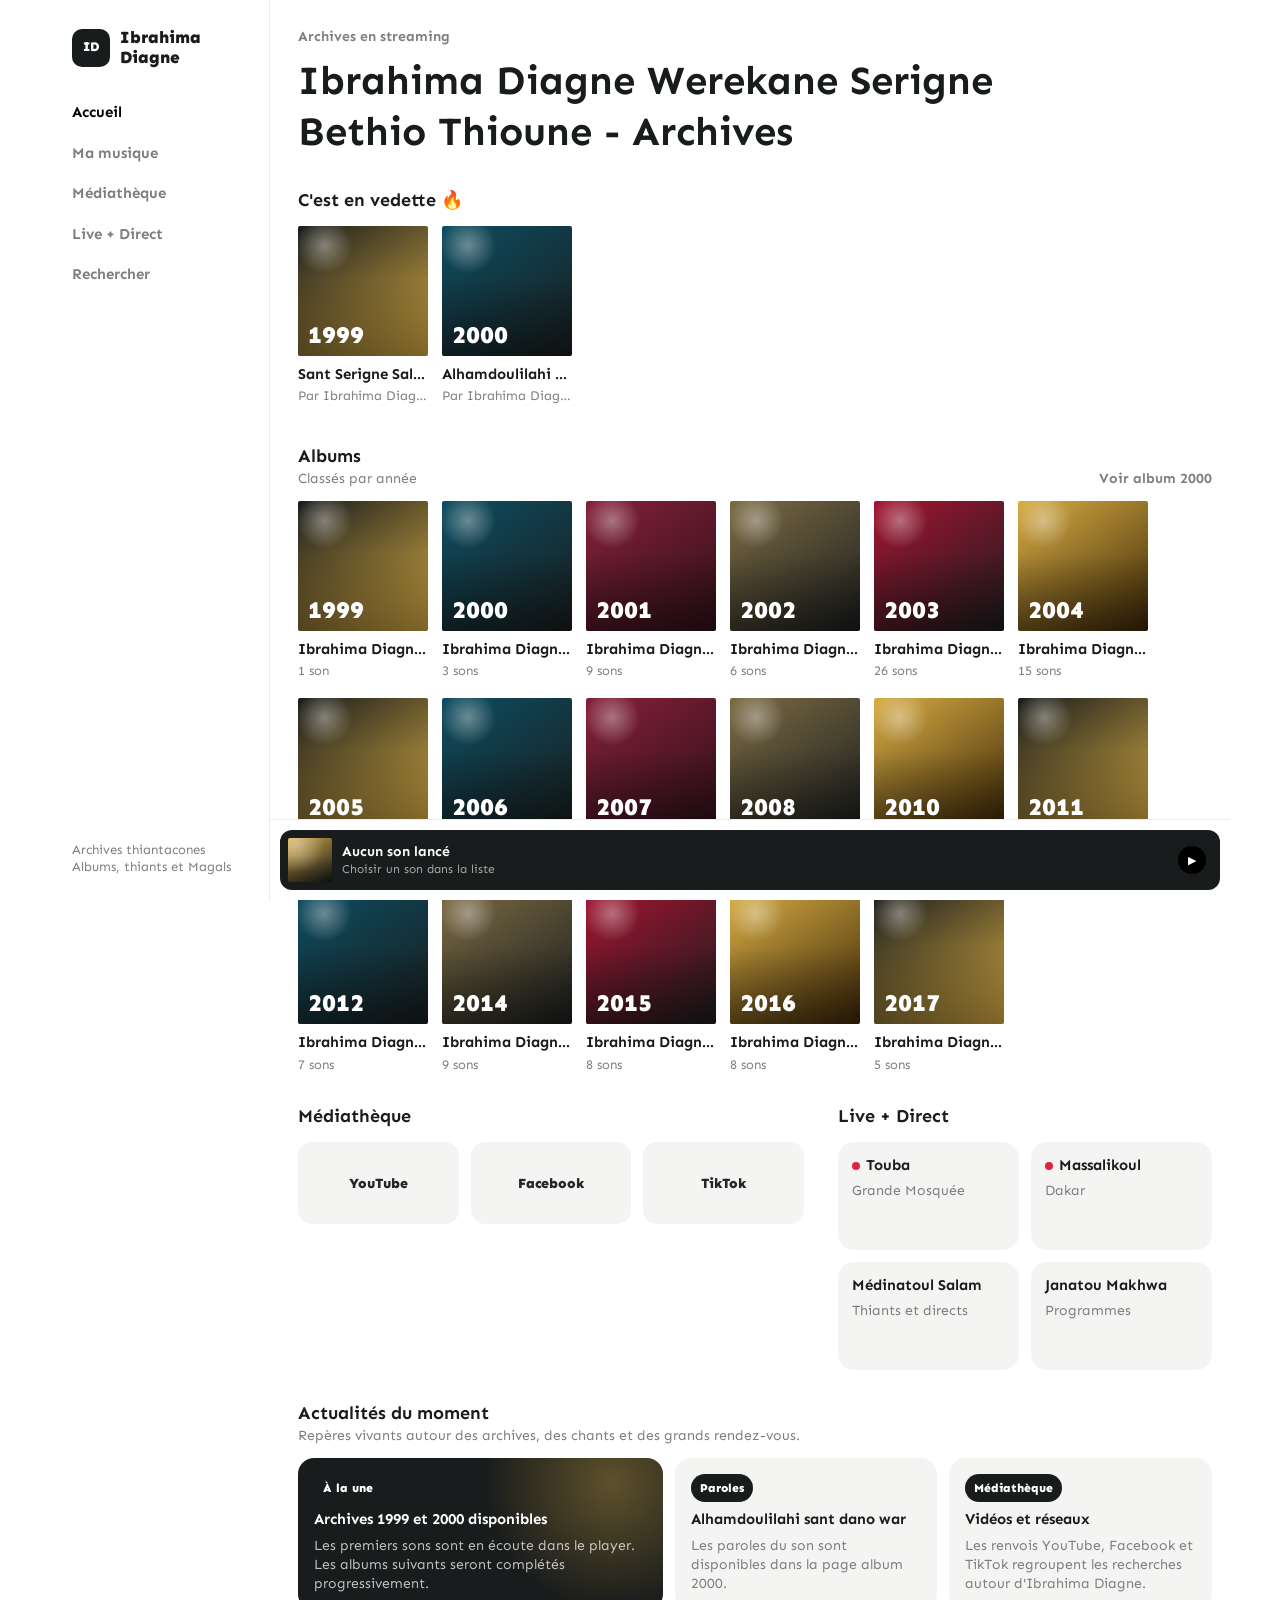
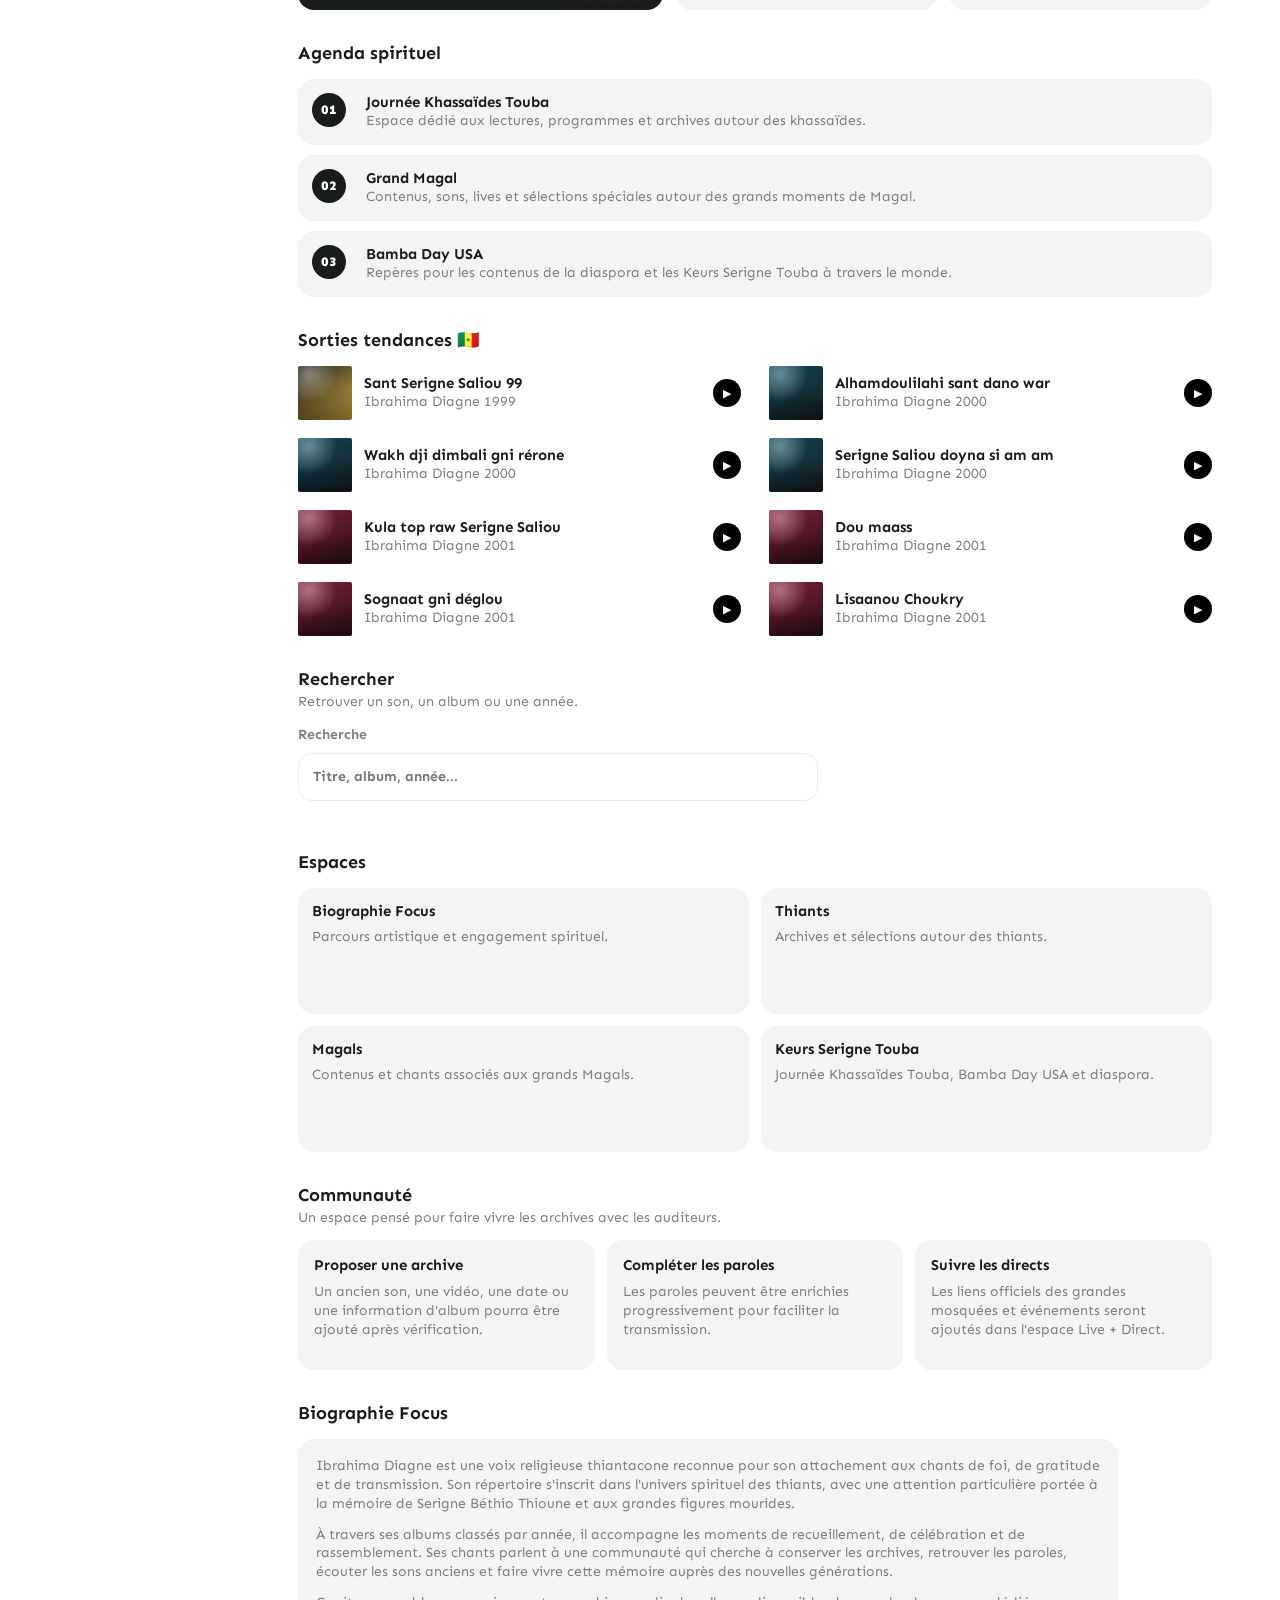
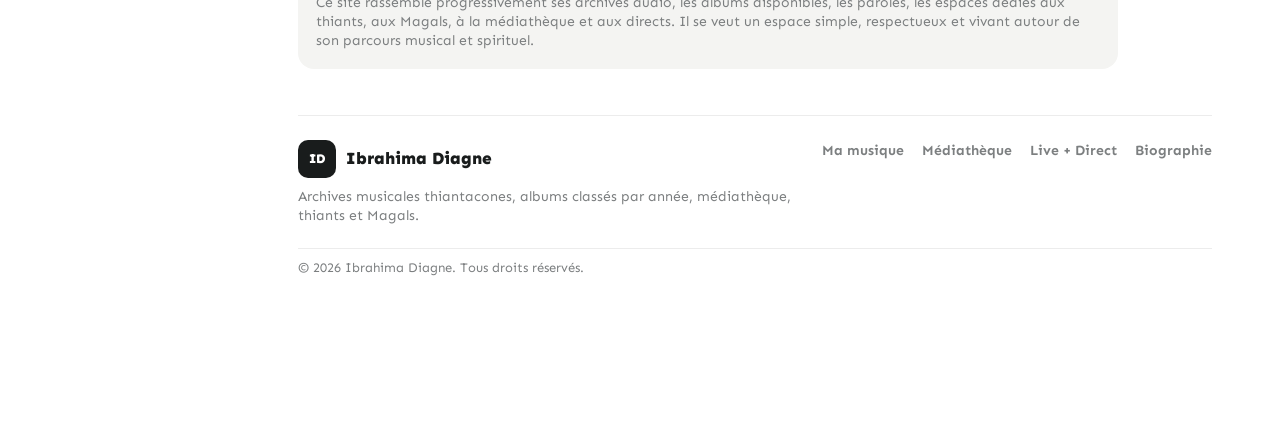
<file: index.html>
<!doctype html>
<html lang="fr">

<head>
  <meta charset="utf-8">
  <meta name="viewport" content="width=device-width, initial-scale=1">
  <title>Ibrahima Diagne Werekane Serigne Bethio Thioune | Archives</title>
  <meta name="description"
    content="Écoutez les archives thiantacones d'Ibrahima Diagne : albums classés par année, sons en vedette, médiathèque, thiants, Magals et directs.">
  <meta name="theme-color" content="#191c1c">
  <meta name="robots" content="index, follow">
  <link rel="canonical" href="https://ibrahimadiagne.com/">
  <link rel="icon" href="assets/favicon.svg" type="image/svg+xml">
  <link rel="apple-touch-icon" href="assets/favicon.svg">
  <meta property="og:type" content="website">
  <meta property="og:locale" content="fr_SN">
  <meta property="og:title" content="Ibrahima Diagne Werekane Serigne Bethio Thioune | Archives">
  <meta property="og:description"
    content="Albums, sons, thiants, Magals, médiathèque et directs autour des archives musicales d'Ibrahima Diagne.">
  <meta property="og:url" content="https://ibrahimadiagne.com/">
  <meta property="og:image" content="https://ibrahimadiagne.com/assets/images/serigne-bethio-thioune.jpg">
  <meta name="twitter:card" content="summary_large_image">
  <meta name="twitter:title" content="Ibrahima Diagne Werekane Serigne Bethio Thioune | Archives">
  <meta name="twitter:description"
    content="Retrouvez les albums et sons d'Ibrahima Diagne dans un player clair et accessible.">
  <meta name="twitter:image" content="https://ibrahimadiagne.com/assets/images/serigne-bethio-thioune.jpg">
  <link rel="preconnect" href="https://fonts.googleapis.com">
  <link rel="preconnect" href="https://fonts.gstatic.com" crossorigin>
  <link href="https://fonts.googleapis.com/css2?family=Sen:wght@400;500;600;700;800&display=swap" rel="stylesheet">
  <link rel="stylesheet" href="styles.css?v=20260606-player">
</head>

<body>
  <div class="app">
    <div class="layout">
      <aside class="side-nav" aria-label="Navigation principale">
        <a class="side-brand" href="#accueil" aria-label="Accueil Ibrahima Diagne">
          <span class="side-mark">ID</span>
          <span>Ibrahima<br>Diagne</span>
        </a>
        <nav class="main-nav">
          <a href="#accueil">Accueil</a>
          <a href="#albums">Ma musique</a>
          <a href="#mediatheque">Médiathèque</a>
          <a href="#direct">Live + Direct</a>
          <a href="#rechercher">Rechercher</a>
        </nav>
        <p class="nav-footer">Archives thiantacones<br>Albums, thiants et Magals</p>
      </aside>

      <main class="content">
        <header id="accueil" class="brand-area">
          <div class="brand-logo">ID</div>
          <p class="page-kicker">Archives en streaming</p>
          <h1>Ibrahima Diagne Werekane Serigne Bethio Thioune - Archives</h1>
        </header>

        <section class="section">
          <div class="section-title">
            <h2>C'est en vedette 🔥</h2>
          </div>
          <div id="featuredRail" class="horizontal" aria-live="polite"></div>
        </section>

        <section id="albums" class="section">
          <div class="section-title with-link">
            <div>
              <h2>Albums</h2>
              <p>Classés par année</p>
            </div>
            <a href="album.html?id=ibrahima-diagne-2000">Voir album 2000</a>
          </div>
          <div id="albumRail" class="album-grid-player" aria-live="polite"></div>
        </section>

        <div class="home-grid">
          <section id="mediatheque" class="section">
            <div class="section-title">
              <h2>Médiathèque</h2>
            </div>
            <div class="media-grid">
              <a class="media-link" href="https://www.youtube.com/results?search_query=Ibrahima+Diagne+Thiantacone"
                target="_blank" rel="noreferrer">YouTube</a>
              <a class="media-link" href="https://www.facebook.com/search/top?q=Ibrahima%20Diagne%20Thiantacone"
                target="_blank" rel="noreferrer">Facebook</a>
              <a class="media-link" href="https://www.tiktok.com/search?q=Ibrahima%20Diagne%20Thiantacone"
                target="_blank" rel="noreferrer">TikTok</a>
            </div>
          </section>

          <section id="direct" class="section">
            <div class="section-title">
              <h2>Live + Direct</h2>
            </div>
            <div class="event-grid">
              <article class="event-card">
                <h3><span class="live-dot"></span>Touba</h3>
                <p>Grande Mosquée</p>
              </article>
              <article class="event-card">
                <h3><span class="live-dot"></span>Massalikoul</h3>
                <p>Dakar</p>
              </article>
              <article class="event-card">
                <h3>Médinatoul Salam</h3>
                <p>Thiants et directs</p>
              </article>
              <article class="event-card">
                <h3>Janatou Makhwa</h3>
                <p>Programmes</p>
              </article>
            </div>
          </section>
        </div>

        <section class="section">
          <div class="section-title">
            <h2>Actualités du moment</h2>
            <p>Repères vivants autour des archives, des chants et des grands rendez-vous.</p>
          </div>
          <div class="news-strip">
            <article class="news-card featured-news">
              <span>À la une</span>
              <h3>Archives 1999 et 2000 disponibles</h3>
              <p>Les premiers sons sont en écoute dans le player. Les albums suivants seront complétés progressivement.</p>
            </article>
            <article class="news-card">
              <span>Paroles</span>
              <h3>Alhamdoulilahi sant dano war</h3>
              <p>Les paroles du son sont disponibles dans la page album 2000.</p>
            </article>
            <article class="news-card">
              <span>Médiathèque</span>
              <h3>Vidéos et réseaux</h3>
              <p>Les renvois YouTube, Facebook et TikTok regroupent les recherches autour d'Ibrahima Diagne.</p>
            </article>
          </div>
        </section>

        <section class="section">
          <div class="section-title">
            <h2>Agenda spirituel</h2>
          </div>
          <div class="timeline-list">
            <article>
              <span>01</span>
              <div>
                <h3>Journée Khassaïdes Touba</h3>
                <p>Espace dédié aux lectures, programmes et archives autour des khassaïdes.</p>
              </div>
            </article>
            <article>
              <span>02</span>
              <div>
                <h3>Grand Magal</h3>
                <p>Contenus, sons, lives et sélections spéciales autour des grands moments de Magal.</p>
              </div>
            </article>
            <article>
              <span>03</span>
              <div>
                <h3>Bamba Day USA</h3>
                <p>Repères pour les contenus de la diaspora et les Keurs Serigne Touba à travers le monde.</p>
              </div>
            </article>
          </div>
        </section>

        <section class="section">
          <div class="section-title">
            <h2>Sorties tendances 🇸🇳</h2>
          </div>
          <div id="trackList" class="track-list" aria-live="polite"></div>
        </section>

        <section id="rechercher" class="section search-section">
          <div class="section-title">
            <h2>Rechercher</h2>
            <p>Retrouver un son, un album ou une année.</p>
          </div>
          <label class="search-box">
            <span>Recherche</span>
            <input id="searchInput" type="search" placeholder="Titre, album, année...">
          </label>
          <div id="searchResults" class="track-list compact-list" aria-live="polite"></div>
        </section>

        <section id="espaces" class="section">
          <div class="section-title">
            <h2>Espaces</h2>
          </div>
          <div class="event-grid large-events">
            <article class="event-card">
              <h3>Biographie Focus</h3>
              <p>Parcours artistique et engagement spirituel.</p>
            </article>
            <article class="event-card">
              <h3>Thiants</h3>
              <p>Archives et sélections autour des thiants.</p>
            </article>
            <article class="event-card">
              <h3>Magals</h3>
              <p>Contenus et chants associés aux grands Magals.</p>
            </article>
            <article class="event-card">
              <h3>Keurs Serigne Touba</h3>
              <p>Journée Khassaïdes Touba, Bamba Day USA et diaspora.</p>
            </article>
          </div>
        </section>

        <section class="section">
          <div class="section-title">
            <h2>Communauté</h2>
            <p>Un espace pensé pour faire vivre les archives avec les auditeurs.</p>
          </div>
          <div class="community-panel">
            <article>
              <h3>Proposer une archive</h3>
              <p>Un ancien son, une vidéo, une date ou une information d'album pourra être ajouté après vérification.</p>
            </article>
            <article>
              <h3>Compléter les paroles</h3>
              <p>Les paroles peuvent être enrichies progressivement pour faciliter la transmission.</p>
            </article>
            <article>
              <h3>Suivre les directs</h3>
              <p>Les liens officiels des grandes mosquées et événements seront ajoutés dans l'espace Live + Direct.</p>
            </article>
          </div>
        </section>

        <section id="biographie" class="section bio-section">
          <div class="section-title">
            <h2>Biographie Focus</h2>
          </div>
          <div class="bio-panel">
            <p>Ibrahima Diagne est une voix religieuse thiantacone reconnue pour son attachement aux chants de foi,
              de gratitude et de transmission. Son répertoire s'inscrit dans l'univers spirituel des thiants, avec une
              attention particulière portée à la mémoire de Serigne Béthio Thioune et aux grandes figures mourides.</p>
            <p>À travers ses albums classés par année, il accompagne les moments de recueillement, de célébration et de
              rassemblement. Ses chants parlent à une communauté qui cherche à conserver les archives, retrouver les
              paroles, écouter les sons anciens et faire vivre cette mémoire auprès des nouvelles générations.</p>
            <p>Ce site rassemble progressivement ses archives audio, les albums disponibles, les paroles, les espaces
              dédiés aux thiants, aux Magals, à la médiathèque et aux directs. Il se veut un espace simple, respectueux
              et vivant autour de son parcours musical et spirituel.</p>
          </div>
        </section>

        <footer class="site-footer">
          <div>
            <a class="footer-brand" href="#accueil">
              <span class="side-mark">ID</span>
              <span>Ibrahima Diagne</span>
            </a>
            <p>Archives musicales thiantacones, albums classés par année, médiathèque, thiants et Magals.</p>
          </div>
          <nav class="footer-links" aria-label="Liens du pied de page">
            <a href="#albums">Ma musique</a>
            <a href="#mediatheque">Médiathèque</a>
            <a href="#direct">Live + Direct</a>
            <a href="#biographie">Biographie</a>
          </nav>
          <p class="footer-copy">&copy; 2026 Ibrahima Diagne. Tous droits réservés.</p>
        </footer>
      </main>
    </div>

    <footer class="bottom-player" aria-label="Lecteur audio">
      <div class="player-inner">
        <span id="playerCover" class="player-cover"></span>
        <span class="player-text">
          <h3 id="playerTitle">Aucun son lancé</h3>
          <p id="playerMeta">Choisir un son dans la liste</p>
        </span>
        <button id="playerToggle" class="play-mini" type="button" aria-label="Lecture">▶</button>
      </div>
      <audio id="globalAudio" preload="none"></audio>
    </footer>
  </div>

  <script src="scripts/app.js?v=20260606-player"></script>
</body>

</html>
</file>
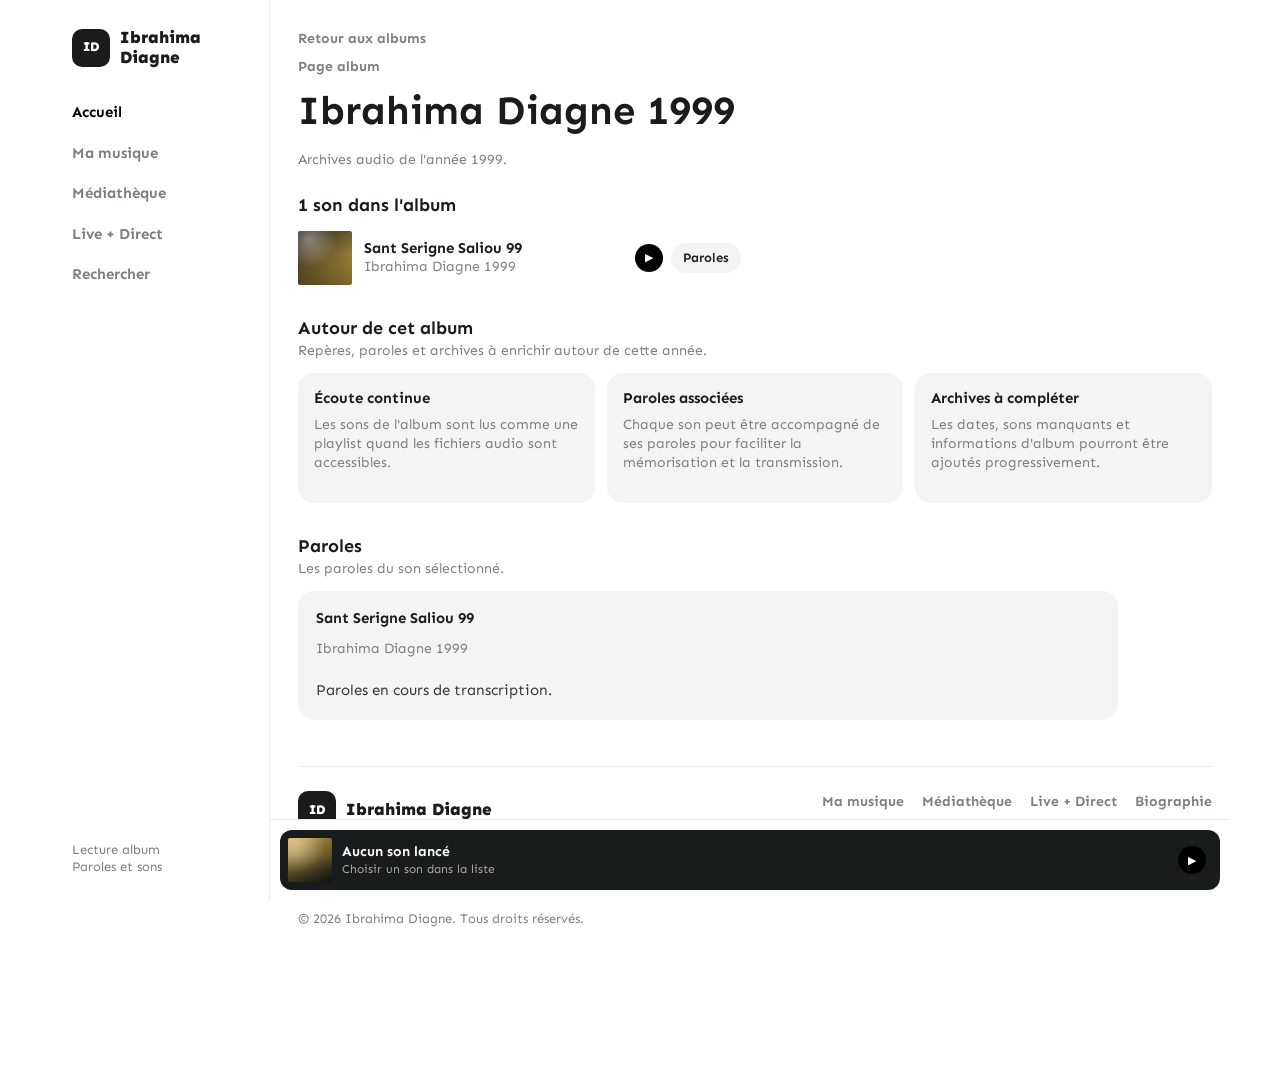
<file: album.html>
<!doctype html>
<html lang="fr">

<head>
  <meta charset="utf-8">
  <meta name="viewport" content="width=device-width, initial-scale=1">
  <title>Album | Ibrahima Diagne</title>
  <meta name="description"
    content="Écouter un album d'Ibrahima Diagne, consulter les sons disponibles et lire les paroles associées.">
  <meta name="theme-color" content="#191c1c">
  <meta name="robots" content="index, follow">
  <link rel="canonical" href="https://ibrahimadiagne.com/album.html">
  <link rel="icon" href="assets/favicon.svg" type="image/svg+xml">
  <link rel="apple-touch-icon" href="assets/favicon.svg">
  <meta property="og:type" content="music.album">
  <meta property="og:locale" content="fr_SN">
  <meta property="og:title" content="Album | Ibrahima Diagne">
  <meta property="og:description"
    content="Sons, paroles et archives audio des albums d'Ibrahima Diagne.">
  <meta property="og:url" content="https://ibrahimadiagne.com/album.html">
  <meta property="og:image" content="https://ibrahimadiagne.com/assets/images/serigne-bethio-thioune.jpg">
  <meta name="twitter:card" content="summary_large_image">
  <meta name="twitter:title" content="Album | Ibrahima Diagne">
  <meta name="twitter:description" content="Écouter les sons et consulter les paroles des albums d'Ibrahima Diagne.">
  <meta name="twitter:image" content="https://ibrahimadiagne.com/assets/images/serigne-bethio-thioune.jpg">
  <link rel="preconnect" href="https://fonts.googleapis.com">
  <link rel="preconnect" href="https://fonts.gstatic.com" crossorigin>
  <link href="https://fonts.googleapis.com/css2?family=Sen:wght@400;500;600;700;800&display=swap" rel="stylesheet">
  <link rel="stylesheet" href="styles.css?v=20260606-player">
</head>

<body>
  <div class="app">
    <div class="layout">
      <aside class="side-nav" aria-label="Navigation principale">
        <a class="side-brand" href="index.html#accueil" aria-label="Accueil Ibrahima Diagne">
          <span class="side-mark">ID</span>
          <span>Ibrahima<br>Diagne</span>
        </a>
        <nav class="main-nav">
          <a href="index.html#accueil">Accueil</a>
          <a href="index.html#albums">Ma musique</a>
          <a href="index.html#mediatheque">Médiathèque</a>
          <a href="index.html#direct">Live + Direct</a>
          <a href="index.html#rechercher">Rechercher</a>
        </nav>
        <p class="nav-footer">Lecture album<br>Paroles et sons</p>
      </aside>

      <main class="content">
        <header class="brand-area album-header">
          <a class="back-link" href="index.html#albums">Retour aux albums</a>
          <p class="page-kicker">Page album</p>
          <h1 id="albumTitle">Album</h1>
          <p id="albumDescription" class="album-description"></p>
        </header>

        <section class="section">
          <div class="section-title">
            <h2 id="albumTrackCount">Sons de l'album</h2>
          </div>
          <div id="albumTracks" class="track-list" aria-live="polite"></div>
        </section>

        <section class="section">
          <div class="section-title">
            <h2>Autour de cet album</h2>
            <p>Repères, paroles et archives à enrichir autour de cette année.</p>
          </div>
          <div class="community-panel album-context-panel">
            <article>
              <h3>Écoute continue</h3>
              <p>Les sons de l'album sont lus comme une playlist quand les fichiers audio sont accessibles.</p>
            </article>
            <article>
              <h3>Paroles associées</h3>
              <p>Chaque son peut être accompagné de ses paroles pour faciliter la mémorisation et la transmission.</p>
            </article>
            <article>
              <h3>Archives à compléter</h3>
              <p>Les dates, sons manquants et informations d'album pourront être ajoutés progressivement.</p>
            </article>
          </div>
        </section>

        <section class="section lyrics-section">
          <div class="section-title">
            <h2>Paroles</h2>
            <p>Les paroles du son sélectionné.</p>
          </div>
          <article id="albumLyricsPanel" class="lyrics-panel"></article>
        </section>

        <footer class="site-footer">
          <div>
            <a class="footer-brand" href="index.html#accueil">
              <span class="side-mark">ID</span>
              <span>Ibrahima Diagne</span>
            </a>
            <p>Page album des archives thiantacones : écoute, paroles et classement par année.</p>
          </div>
          <nav class="footer-links" aria-label="Liens du pied de page">
            <a href="index.html#albums">Ma musique</a>
            <a href="index.html#mediatheque">Médiathèque</a>
            <a href="index.html#direct">Live + Direct</a>
            <a href="index.html#biographie">Biographie</a>
          </nav>
          <p class="footer-copy">&copy; 2026 Ibrahima Diagne. Tous droits réservés.</p>
        </footer>
      </main>
    </div>

    <footer class="bottom-player" aria-label="Lecteur audio">
      <div class="player-inner">
        <span id="playerCover" class="player-cover"></span>
        <span class="player-text">
          <h3 id="playerTitle">Aucun son lancé</h3>
          <p id="playerMeta">Choisir un son dans la liste</p>
        </span>
        <button id="playerToggle" class="play-mini" type="button" aria-label="Lecture">▶</button>
      </div>
      <audio id="globalAudio" preload="none"></audio>
    </footer>
  </div>

  <script src="scripts/album.js?v=20260606-player"></script>
</body>

</html>
</file>
<file: styles.css>
:root {
  --text: #191c1c;
  --muted: #7c7f80;
  --soft: #f4f4f2;
  --line: #ececec;
  --gold: #d8ad44;
  --red: #a41432;
  --blue: #0d4d61;
  --player: #191c1c;
}

* {
  box-sizing: border-box;
}

html {
  scroll-behavior: smooth;
  background: #fff;
}

body {
  margin: 0;
  color: #242727;
  background: #fff;
  font-family: "Sen", Arial, sans-serif;
  font-size: 16px;
  line-height: 1.5;
}

a {
  color: inherit;
  text-decoration: none;
}

button,
input,
select,
textarea {
  font: inherit;
}

button {
  cursor: pointer;
}

h1,
h2,
h3,
p {
  margin-top: 0;
}

h1 {
  max-width: 780px;
  margin: -1px 0 0;
  color: var(--text);
  font-size: clamp(2rem, 4vw, 2.5rem);
  font-weight: 700;
  line-height: 1.28;
}

h2 {
  margin: 0;
  color: var(--text);
  font-size: 18px;
  font-weight: 700;
  line-height: 1.5;
}

h3 {
  margin: 0;
  color: var(--text);
  font-size: 15px;
  font-weight: 700;
  line-height: 1.28;
}

p {
  margin-bottom: 0;
  color: var(--muted);
  font-size: 14px;
  line-height: 1.35;
}

.app {
  width: min(100%, 1180px);
  min-height: 100vh;
  margin: 0 auto;
  padding: 0 18px 96px 0;
  background: #fff;
}

.layout {
  display: grid;
  grid-template-columns: 220px minmax(0, 1fr);
  gap: 28px;
  align-items: start;
}

.side-nav {
  position: sticky;
  top: 0;
  z-index: 20;
  min-height: 100vh;
  padding: 28px 22px;
  background: #fff;
  border-right: 1px solid var(--line);
}

.side-brand {
  display: flex;
  align-items: center;
  gap: 10px;
  margin-bottom: 34px;
  color: var(--text);
  font-size: 17px;
  font-weight: 800;
  line-height: 1.15;
}

.side-mark,
.brand-logo {
  display: grid;
  place-items: center;
  color: #fff;
  background: var(--player);
  font-weight: 800;
}

.side-mark {
  width: 38px;
  height: 38px;
  flex: 0 0 auto;
  border-radius: 10px;
  font-size: 13px;
}

.brand-logo {
  display: none;
  width: 72px;
  height: 72px;
  border-radius: 22px;
  font-size: 22px;
}

.main-nav {
  display: grid;
  gap: 18px;
  color: var(--muted);
  font-size: 15px;
  font-weight: 700;
}

.main-nav a:first-child,
.main-nav a:hover {
  color: #000;
}

.nav-footer {
  position: absolute;
  left: 22px;
  right: 22px;
  bottom: 24px;
  color: var(--muted);
  font-size: 13px;
  line-height: 1.35;
}

.content {
  min-width: 0;
}

.content > *,
.home-grid > * {
  min-width: 0;
}

.brand-area {
  display: grid;
  gap: 9px;
  padding: 28px 0 30px;
}

.album-header {
  padding-bottom: 22px;
}

.page-kicker {
  color: var(--muted);
  font-size: 14px;
  font-weight: 700;
}

.album-description {
  max-width: 620px;
  margin-top: 6px;
}

.section {
  max-width: 100%;
  min-width: 0;
  overflow: hidden;
  margin-bottom: 30px;
}

.section-title {
  margin-bottom: 12px;
}

.section-title.with-link {
  display: flex;
  align-items: end;
  justify-content: space-between;
  gap: 18px;
}

.section-title a,
.back-link,
.bio-panel a {
  color: var(--muted);
  font-size: 14px;
  font-weight: 700;
}

.home-grid {
  display: grid;
  grid-template-columns: minmax(0, 1.15fr) minmax(320px, .85fr);
  gap: 34px;
  align-items: start;
}

.horizontal {
  display: grid;
  grid-template-columns: repeat(6, 130px);
  gap: 14px;
  width: 100%;
  min-width: 0;
  overflow-x: auto;
  max-width: 100%;
  padding: 0 0 8px;
  scrollbar-width: none;
}

.horizontal::-webkit-scrollbar {
  display: none;
}

.playlist-card {
  width: 130px;
  min-width: 0;
}

.album-grid-player {
  display: grid;
  grid-template-columns: repeat(auto-fill, minmax(130px, 130px));
  gap: 18px 14px;
}

.playlist-cover {
  position: relative;
  width: 130px;
  height: 130px;
  margin-bottom: 9px;
  overflow: hidden;
  background: linear-gradient(145deg, var(--a), var(--b));
  border-radius: 2px;
}

.playlist-cover::before,
.track-thumb::before,
.player-cover::before {
  content: "";
  position: absolute;
  inset: 0;
  background:
    radial-gradient(circle at 20% 15%, rgba(255, 255, 255, .38), transparent 28px),
    linear-gradient(180deg, transparent 40%, rgba(0, 0, 0, .42));
}

.playlist-cover strong {
  position: absolute;
  left: 10px;
  bottom: 9px;
  z-index: 1;
  color: #fff;
  font-size: 24px;
  font-weight: 800;
  line-height: 1;
}

.playlist-card h3,
.playlist-card p,
.track-title h3,
.track-title p {
  overflow: hidden;
  text-overflow: ellipsis;
  white-space: nowrap;
}

.playlist-card p {
  margin-top: 3px;
  font-size: 13px;
}

.track-list {
  display: grid;
  grid-template-columns: repeat(2, minmax(0, 1fr));
  gap: 18px 28px;
}

.track-list.compact-list {
  margin-top: 18px;
}

.track-row {
  display: grid;
  grid-template-columns: 54px 1fr 28px;
  gap: 12px;
  align-items: center;
  min-height: 54px;
}

.album-track-row {
  grid-template-columns: 54px minmax(0, 1fr) auto;
}

.album-actions {
  display: flex;
  align-items: center;
  gap: 8px;
}

.lyrics-button {
  min-height: 30px;
  padding: 0 12px;
  color: #242727;
  background: var(--soft);
  border: 0;
  border-radius: 999px;
  font-size: 13px;
  font-weight: 700;
}

.track-thumb,
.player-cover {
  position: relative;
  overflow: hidden;
  background: linear-gradient(145deg, var(--a, #d8ad44), var(--b, #191c1c));
  border-radius: 2px;
}

.track-thumb {
  width: 54px;
  height: 54px;
}

.track-title {
  min-width: 0;
}

.play-mini {
  width: 28px;
  height: 28px;
  display: grid;
  place-items: center;
  color: #fff;
  background: #000;
  border: 0;
  border-radius: 50%;
  font-size: 11px;
  line-height: 1;
}

.media-grid,
.event-grid {
  display: grid;
  gap: 12px;
}

.media-grid {
  grid-template-columns: repeat(3, 1fr);
}

.media-link {
  display: grid;
  min-height: 82px;
  place-items: center;
  color: #242727;
  background: var(--soft);
  border-radius: 14px;
  font-size: 14px;
  font-weight: 800;
}

.event-grid {
  grid-template-columns: 1fr 1fr;
}

.event-card {
  min-height: 108px;
  padding: 14px;
  background: var(--soft);
  border-radius: 16px;
}

.event-card h3 {
  margin-bottom: 7px;
}

.large-events .event-card {
  min-height: 126px;
}

.news-strip {
  display: grid;
  grid-template-columns: 1.25fr .9fr .9fr;
  gap: 12px;
}

.news-card,
.community-panel article,
.timeline-list article {
  background: var(--soft);
  border-radius: 16px;
}

.news-card {
  display: grid;
  min-height: 150px;
  align-content: end;
  gap: 8px;
  padding: 16px;
}

.news-card span {
  width: max-content;
  padding: 5px 9px;
  color: #fff;
  background: var(--player);
  border-radius: 999px;
  font-size: 12px;
  font-weight: 800;
}

.featured-news {
  color: #fff;
  background:
    radial-gradient(circle at 86% 16%, rgba(216, 173, 68, .36), transparent 8rem),
    #191c1c;
}

.featured-news h3,
.featured-news p {
  color: #fff;
}

.featured-news p {
  opacity: .72;
}

.timeline-list {
  display: grid;
  gap: 10px;
}

.timeline-list article {
  display: grid;
  grid-template-columns: 42px 1fr;
  gap: 12px;
  align-items: start;
  padding: 14px;
}

.timeline-list span {
  display: grid;
  width: 34px;
  height: 34px;
  place-items: center;
  color: #fff;
  background: var(--player);
  border-radius: 50%;
  font-size: 13px;
  font-weight: 800;
}

.community-panel {
  display: grid;
  grid-template-columns: repeat(3, minmax(0, 1fr));
  gap: 12px;
}

.community-panel article {
  min-height: 130px;
  padding: 16px;
}

.community-panel h3 {
  margin-bottom: 8px;
}

.album-context-panel {
  max-width: 920px;
}

.live-dot {
  display: inline-block;
  width: 8px;
  height: 8px;
  margin-right: 6px;
  background: #e0243f;
  border-radius: 50%;
}

.search-box {
  display: grid;
  gap: 8px;
  color: var(--muted);
  font-size: 14px;
  font-weight: 700;
}

.search-box input {
  width: min(100%, 520px);
  min-height: 48px;
  padding: 0 14px;
  color: var(--text);
  background: #fff;
  border: 1px solid var(--line);
  border-radius: 14px;
  outline: none;
}

.bio-panel,
.lyrics-panel {
  display: grid;
  max-width: 820px;
  gap: 12px;
  padding: 18px;
  background: var(--soft);
  border-radius: 16px;
}

.site-footer {
  display: grid;
  grid-template-columns: minmax(260px, 1fr) auto;
  gap: 22px;
  align-items: start;
  margin: 46px 0 26px;
  padding: 24px 0 34px;
  border-top: 1px solid var(--line);
}

.footer-brand {
  display: inline-flex;
  align-items: center;
  gap: 10px;
  margin-bottom: 10px;
  color: var(--text);
  font-size: 17px;
  font-weight: 800;
}

.footer-links {
  display: flex;
  flex-wrap: wrap;
  justify-content: flex-end;
  gap: 14px 18px;
  color: var(--muted);
  font-size: 14px;
  font-weight: 700;
}

.footer-links a:hover {
  color: var(--text);
}

.footer-copy {
  grid-column: 1 / -1;
  padding-top: 10px;
  border-top: 1px solid var(--line);
  font-size: 13px;
}

.lyrics-lines {
  display: grid;
  gap: 9px;
  margin-top: 8px;
}

.lyrics-lines span {
  color: #363838;
  font-size: 15px;
  line-height: 1.55;
}

.bottom-player {
  position: fixed;
  left: calc(50% + 110px);
  bottom: 0;
  z-index: 30;
  width: min(960px, calc(100vw - 220px));
  transform: translateX(-50%);
  padding: 10px;
  background: #fff;
  border-top: 1px solid var(--line);
}

.player-inner {
  display: grid;
  grid-template-columns: 44px minmax(0, 1fr) 34px;
  gap: 10px;
  align-items: center;
  padding: 8px;
  color: #fff;
  background: var(--player);
  border-radius: 12px;
}

.player-cover {
  width: 44px;
  height: 44px;
}

.player-text {
  min-width: 0;
}

.player-inner h3,
.player-inner p {
  overflow: hidden;
  text-overflow: ellipsis;
  white-space: nowrap;
}

.player-inner h3 {
  color: #fff;
  font-size: 14px;
}

.player-inner p {
  color: rgba(255, 255, 255, .62);
  font-size: 12px;
}

.empty-state {
  grid-column: 1 / -1;
  padding: 18px;
  color: var(--muted);
  background: var(--soft);
  border-radius: 16px;
}

@media (max-width: 900px) {
  .app {
    width: min(100%, 430px);
    padding: 0 10px 96px;
  }

  .layout {
    display: block;
  }

  .side-nav {
    position: sticky;
    top: 0;
    min-height: 0;
    margin: 0 -10px 18px;
    padding: 12px 10px;
    border-right: 0;
    border-bottom: 1px solid var(--line);
  }

  .side-brand {
    margin-bottom: 12px;
  }

  .main-nav {
    display: flex;
    gap: 18px;
    overflow-x: auto;
    padding-bottom: 4px;
    white-space: nowrap;
  }

  .nav-footer {
    display: none;
  }

  .brand-area {
    justify-items: center;
    padding-top: 10px;
    text-align: center;
  }

  .brand-logo {
    display: grid;
  }

  h1 {
    font-size: 32px;
    line-height: 1.5;
  }

  .home-grid,
  .track-list {
    grid-template-columns: 1fr;
  }

  .horizontal {
    display: flex;
    max-width: 100%;
  }

  .playlist-card {
    flex: 0 0 130px;
  }

  .album-grid-player {
    grid-template-columns: repeat(2, minmax(130px, 1fr));
  }

  .album-grid-player .playlist-card,
  .album-grid-player .playlist-cover {
    width: 100%;
  }

  .media-grid {
    grid-template-columns: repeat(3, 1fr);
  }

  .event-grid {
    grid-template-columns: 1fr 1fr;
  }

  .news-strip,
  .community-panel {
    grid-template-columns: 1fr;
  }

  .site-footer {
    grid-template-columns: 1fr;
    gap: 18px;
  }

  .footer-links {
    justify-content: flex-start;
  }

  .bottom-player {
    left: 50%;
    width: min(100%, 430px);
  }
}
</file>
